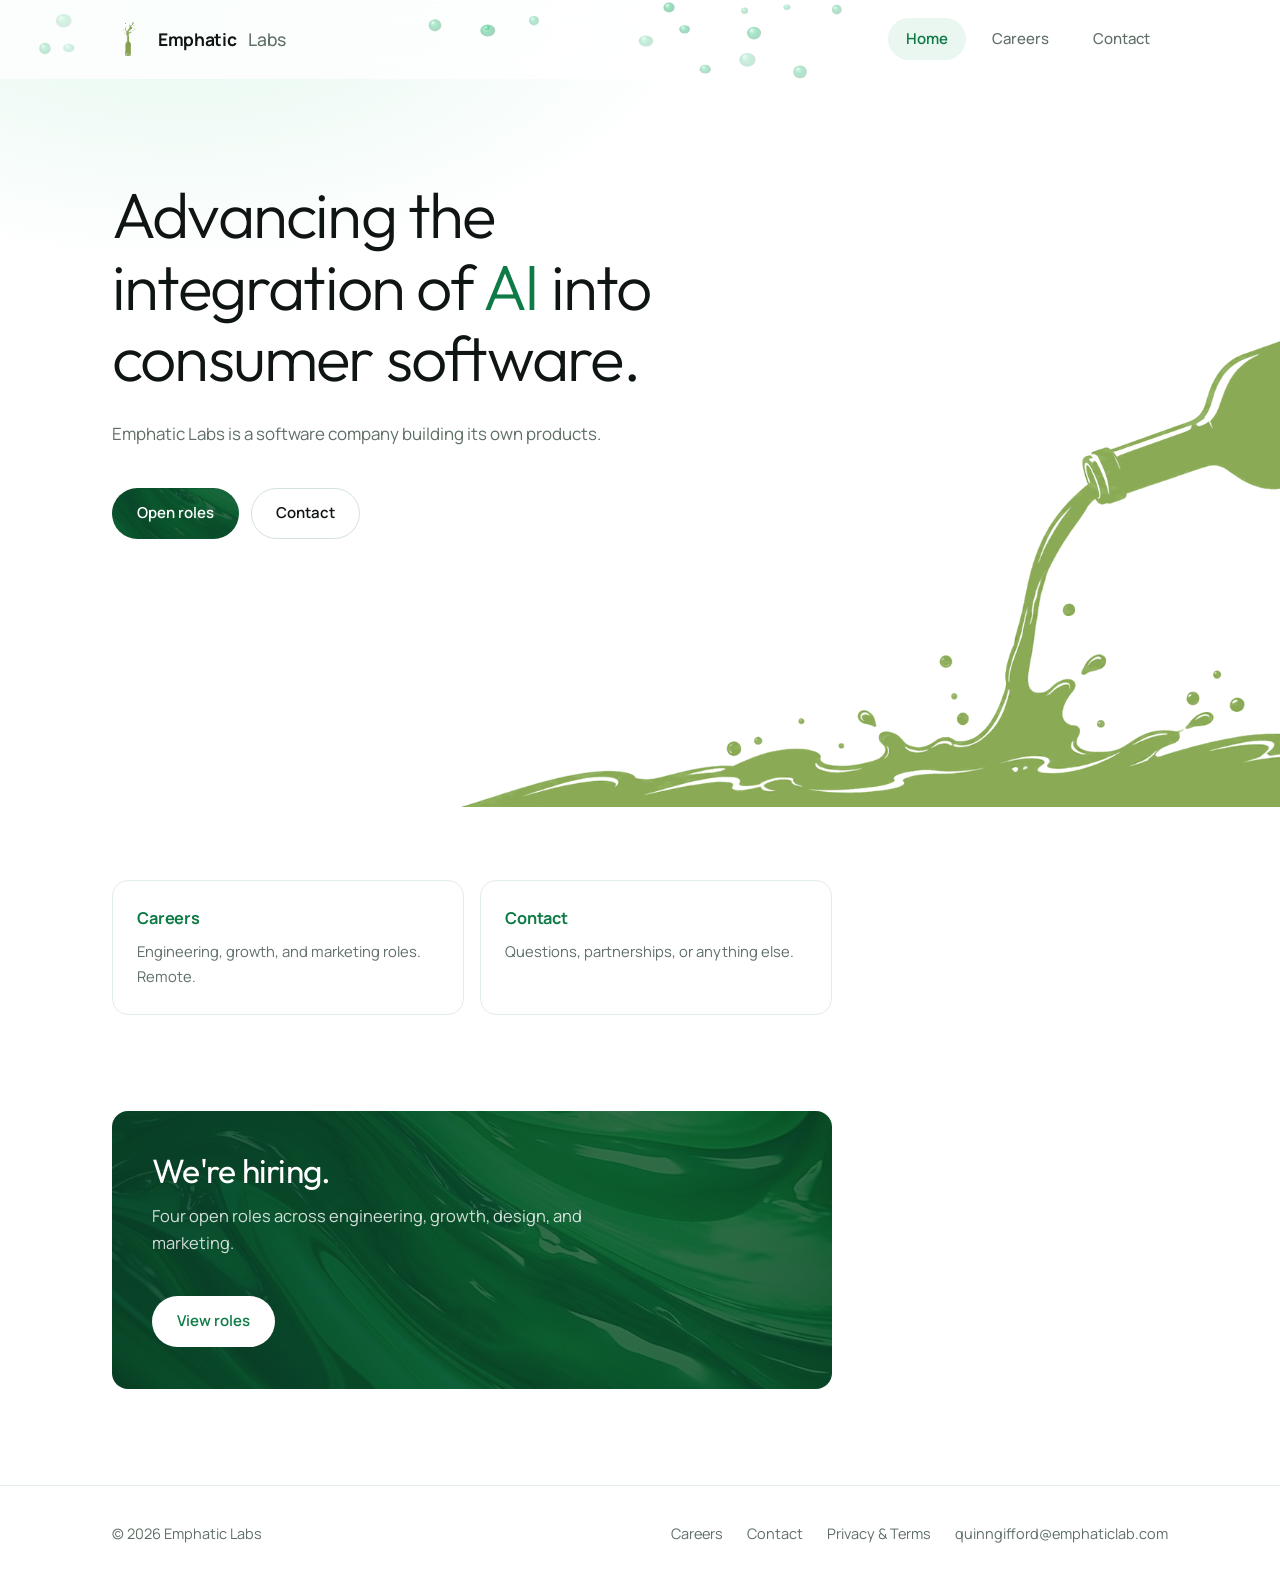
<file: site/index.html>
<!doctype html>
<html lang="en">
<head>
<meta charset="utf-8">
<meta name="viewport" content="width=device-width, initial-scale=1">
<title>Emphatic Labs</title>
<meta name="description" content="Advancing the integration of AI into consumer software.">
<link rel="preconnect" href="https://fonts.googleapis.com">
<link rel="preconnect" href="https://fonts.gstatic.com" crossorigin>
<link href="https://fonts.googleapis.com/css2?family=Manrope:wght@400;500;600;700&family=Outfit:wght@300;400&display=swap" rel="stylesheet">
<link rel="stylesheet" href="styles.css">
<link rel="icon" type="image/png" sizes="32x32" href="assets/favicon-32.png">
<link rel="apple-touch-icon" href="assets/apple-touch-icon.png">

<link rel="canonical" href="https://emphaticlab.com/">
<meta property="og:type" content="website">
<meta property="og:site_name" content="Emphatic Labs">
<meta property="og:url" content="https://emphaticlab.com/">
<meta property="og:title" content="Emphatic Labs">
<meta property="og:description" content="Advancing the integration of AI into consumer software.">
<meta property="og:image" content="https://emphaticlab.com/assets/og.png">
<meta property="og:image:width" content="1200">
<meta property="og:image:height" content="630">
<meta property="og:image:alt" content="Emphatic Labs — advancing the integration of AI into consumer software">
<meta name="twitter:card" content="summary_large_image">
</head>
<body>

<header class="site-header">
  <canvas id="nav-pixels" aria-hidden="true"></canvas>
  <div class="wrap">
    <a class="logo" href="index.html">
      <img src="assets/logo.png" alt="" width="512" height="512">
      Emphatic <span class="dim">Labs</span>
    </a>
    <nav class="nav">
      <a href="index.html" aria-current="page">Home</a>
      <a href="careers.html">Careers</a>
      <a href="contact.html">Contact</a>
    </nav>
  </div>
</header>

<main>

  <section class="hero hero-home">
    <div class="wrap">
      <h1>Advancing the integration of <span class="hl">AI</span> into consumer software.</h1>
      <p class="lede">
        Emphatic Labs is a software company building its own products.
      </p>
      <div class="hero-actions">
        <a class="btn btn-primary" href="careers.html">Open roles</a>
        <a class="btn btn-ghost" href="contact.html">Contact</a>
      </div>
    </div>
  </section>

  <section class="section">
    <div class="wrap">
      <div class="cards">
        <a class="card" href="careers.html">
          <h3>Careers</h3>
          <p>Engineering, growth, and marketing roles. Remote.</p>
        </a>
        <a class="card" href="contact.html">
          <h3>Contact</h3>
          <p>Questions, partnerships, or anything else.</p>
        </a>
      </div>
    </div>
  </section>

  <section class="section">
    <div class="wrap">
      <div class="panel">
        <h2>We're hiring.</h2>
        <p>Four open roles across engineering, growth, design, and marketing.</p>
        <a class="btn" href="careers.html">View roles</a>
      </div>
    </div>
  </section>

</main>

<footer class="site-footer">
  <div class="wrap">
    <span>&copy; 2026 Emphatic Labs</span>
    <div class="foot-links">
      <a href="careers.html">Careers</a>
      <a href="contact.html">Contact</a>
      <a href="legal.html">Privacy &amp; Terms</a>
      <a href="mailto:quinngifford@emphaticlab.com">quinngifford@emphaticlab.com</a>
    </div>
  </div>
</footer>

<script src="nav.js"></script>

</body>
</html>
</file>
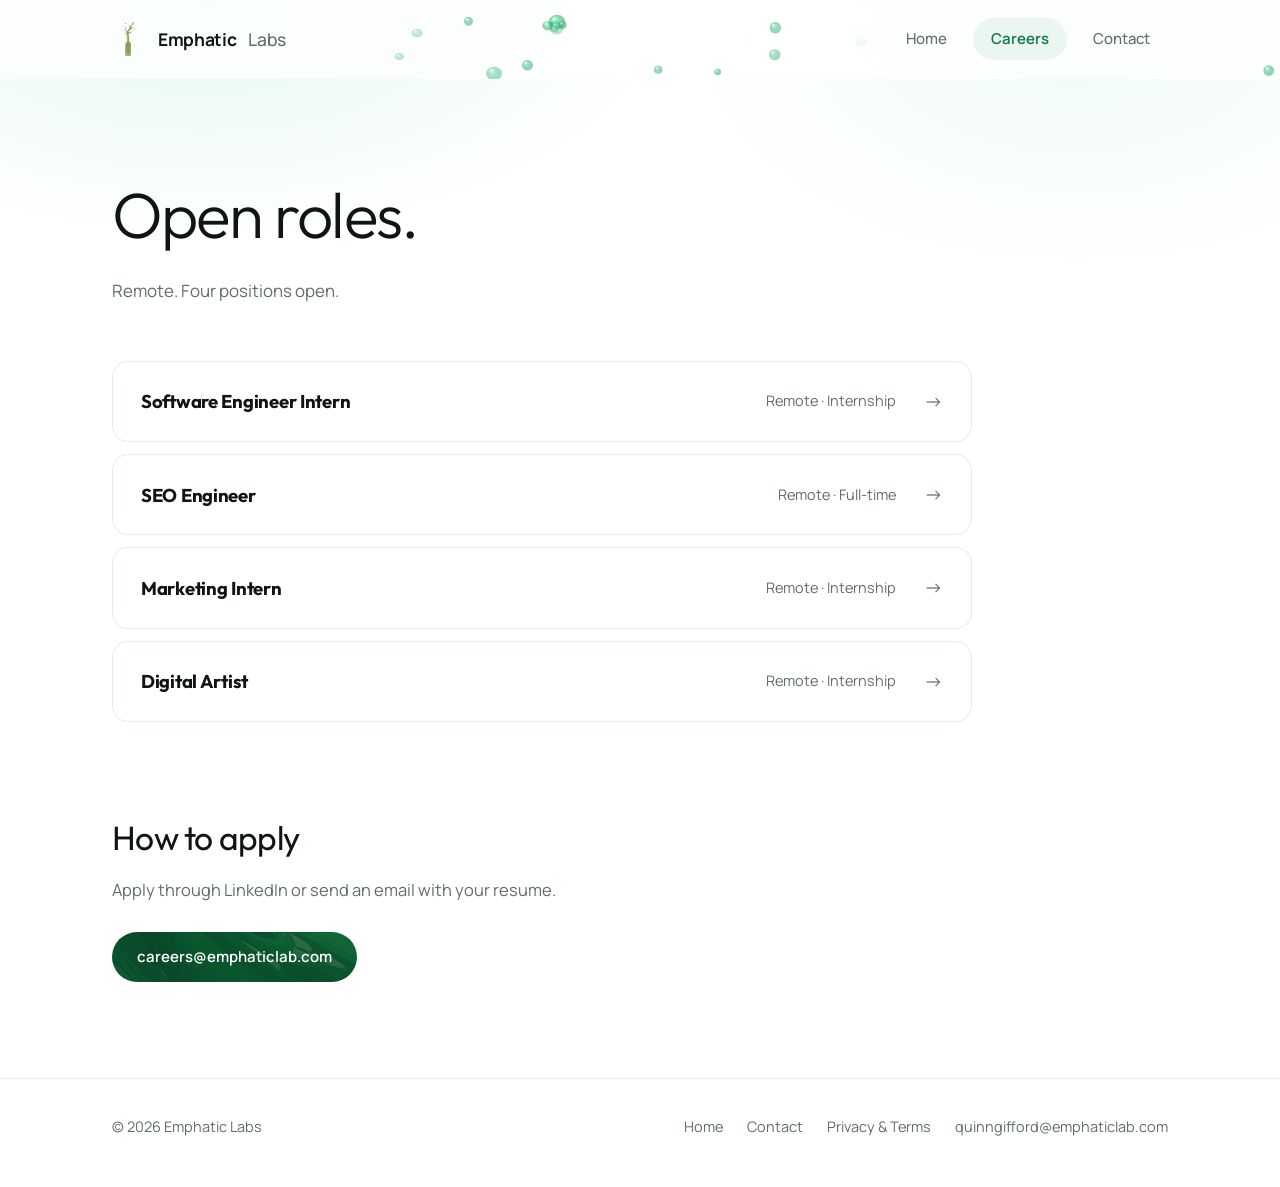
<file: site/careers.html>
<!doctype html>
<html lang="en">
<head>
<meta charset="utf-8">
<meta name="viewport" content="width=device-width, initial-scale=1">
<title>Careers — Emphatic Labs</title>
<meta name="description" content="Open roles at Emphatic Labs.">
<link rel="preconnect" href="https://fonts.googleapis.com">
<link rel="preconnect" href="https://fonts.gstatic.com" crossorigin>
<link href="https://fonts.googleapis.com/css2?family=Manrope:wght@400;500;600;700&family=Outfit:wght@300;400&display=swap" rel="stylesheet">
<link rel="stylesheet" href="styles.css">
<link rel="icon" type="image/png" sizes="32x32" href="assets/favicon-32.png">
<link rel="apple-touch-icon" href="assets/apple-touch-icon.png">

<link rel="canonical" href="https://emphaticlab.com/careers">
<meta property="og:type" content="website">
<meta property="og:site_name" content="Emphatic Labs">
<meta property="og:url" content="https://emphaticlab.com/careers">
<meta property="og:title" content="Careers — Emphatic Labs">
<meta property="og:description" content="Open roles at Emphatic Labs.">
<meta property="og:image" content="https://emphaticlab.com/assets/og.png">
<meta property="og:image:width" content="1200">
<meta property="og:image:height" content="630">
<meta property="og:image:alt" content="Emphatic Labs — advancing the integration of AI into consumer software">
<meta name="twitter:card" content="summary_large_image">
</head>
<body>

<header class="site-header">
  <canvas id="nav-pixels" aria-hidden="true"></canvas>
  <div class="wrap">
    <a class="logo" href="index.html">
      <img src="assets/logo.png" alt="" width="512" height="512">
      Emphatic <span class="dim">Labs</span>
    </a>
    <nav class="nav">
      <a href="index.html">Home</a>
      <a href="careers.html" aria-current="page">Careers</a>
      <a href="contact.html">Contact</a>
    </nav>
  </div>
</header>

<main>

  <section class="hero" style="padding-bottom:56px">
    <div class="wrap">
      <h1>Open roles.</h1>
      <p class="lede">
        Remote. Four positions open.
      </p>
    </div>
  </section>

  <section class="section">
    <div class="wrap">
      <div class="jobs">

        <a class="job" href="mailto:careers@emphaticlab.com?subject=Application%3A%20Software%20Engineer%20Intern">
          <h2 class="job-title">Software Engineer Intern</h2>
          <span class="job-meta">Remote &middot; Internship</span>
          <span class="arrow">&rarr;</span>
        </a>

        <a class="job" href="mailto:careers@emphaticlab.com?subject=Application%3A%20SEO%20Engineer">
          <h2 class="job-title">SEO Engineer</h2>
          <span class="job-meta">Remote &middot; Full-time</span>
          <span class="arrow">&rarr;</span>
        </a>

        <a class="job" href="mailto:careers@emphaticlab.com?subject=Application%3A%20Marketing%20Intern">
          <h2 class="job-title">Marketing Intern</h2>
          <span class="job-meta">Remote &middot; Internship</span>
          <span class="arrow">&rarr;</span>
        </a>

        <a class="job" href="mailto:careers@emphaticlab.com?subject=Application%3A%20Digital%20Artist">
          <h2 class="job-title">Digital Artist</h2>
          <span class="job-meta">Remote &middot; Internship</span>
          <span class="arrow">&rarr;</span>
        </a>

      </div>
    </div>
  </section>

  <section class="section">
    <div class="wrap">
      <h2>How to apply</h2>
      <div class="prose" style="margin-bottom:28px">
        <p>Apply through LinkedIn or send an email with your resume.</p>
      </div>
      <a class="btn btn-primary" href="mailto:careers@emphaticlab.com">careers@emphaticlab.com</a>
    </div>
  </section>

</main>

<footer class="site-footer">
  <div class="wrap">
    <span>&copy; 2026 Emphatic Labs</span>
    <div class="foot-links">
      <a href="index.html">Home</a>
      <a href="contact.html">Contact</a>
      <a href="legal.html">Privacy &amp; Terms</a>
      <a href="mailto:quinngifford@emphaticlab.com">quinngifford@emphaticlab.com</a>
    </div>
  </div>
</footer>

<script src="nav.js"></script>

</body>
</html>
</file>
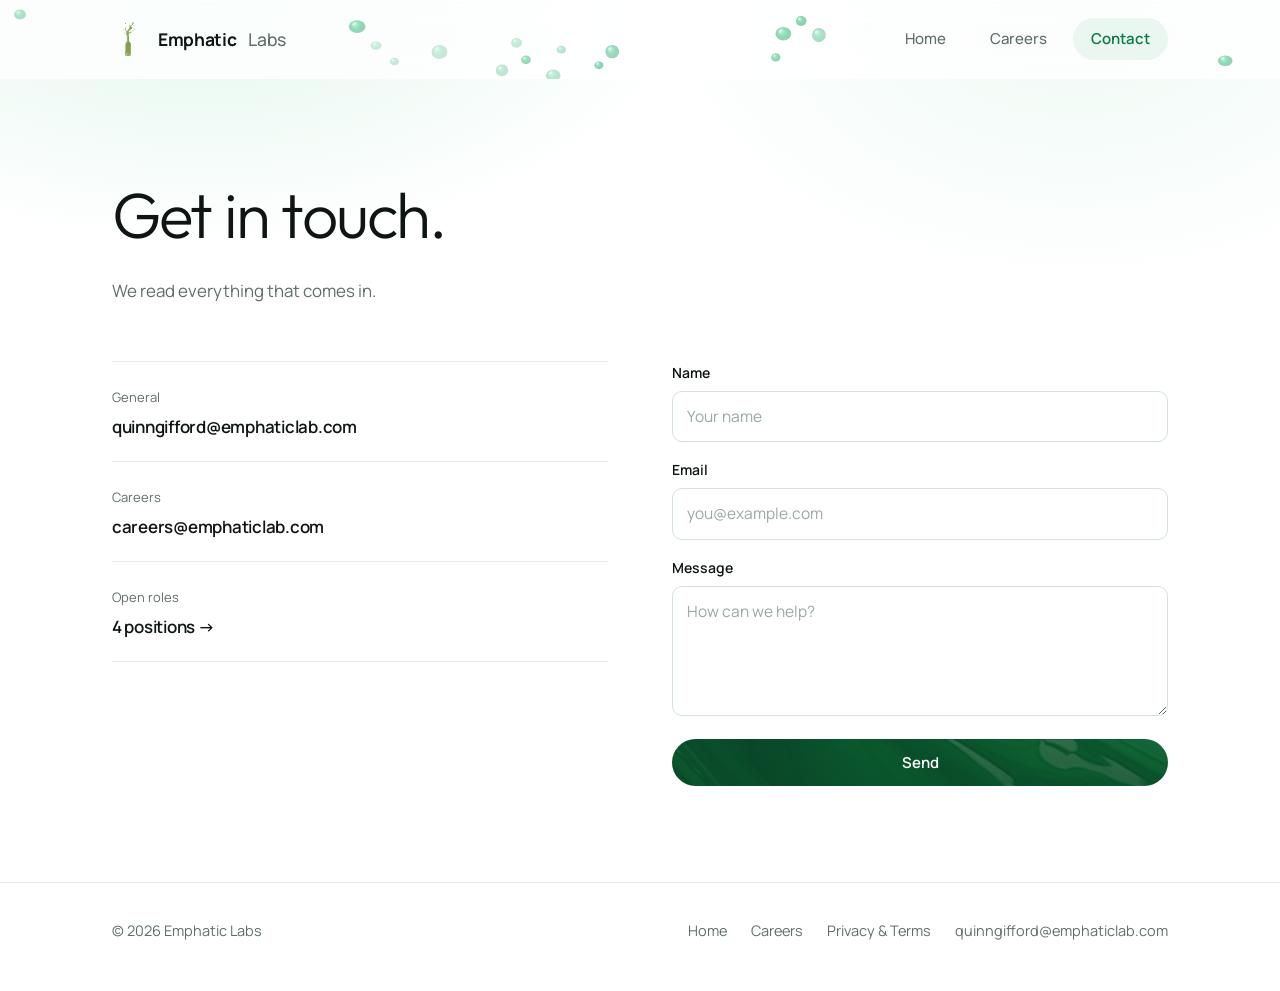
<file: site/contact.html>
<!doctype html>
<html lang="en">
<head>
<meta charset="utf-8">
<meta name="viewport" content="width=device-width, initial-scale=1">
<title>Contact — Emphatic Labs</title>
<meta name="description" content="Get in touch with Emphatic Labs.">
<link rel="preconnect" href="https://fonts.googleapis.com">
<link rel="preconnect" href="https://fonts.gstatic.com" crossorigin>
<link href="https://fonts.googleapis.com/css2?family=Manrope:wght@400;500;600;700&family=Outfit:wght@300;400&display=swap" rel="stylesheet">
<link rel="stylesheet" href="styles.css">
<link rel="icon" type="image/png" sizes="32x32" href="assets/favicon-32.png">
<link rel="apple-touch-icon" href="assets/apple-touch-icon.png">

<link rel="canonical" href="https://emphaticlab.com/contact">
<meta property="og:type" content="website">
<meta property="og:site_name" content="Emphatic Labs">
<meta property="og:url" content="https://emphaticlab.com/contact">
<meta property="og:title" content="Contact — Emphatic Labs">
<meta property="og:description" content="Get in touch with Emphatic Labs.">
<meta property="og:image" content="https://emphaticlab.com/assets/og.png">
<meta property="og:image:width" content="1200">
<meta property="og:image:height" content="630">
<meta property="og:image:alt" content="Emphatic Labs — advancing the integration of AI into consumer software">
<meta name="twitter:card" content="summary_large_image">
</head>
<body>

<header class="site-header">
  <canvas id="nav-pixels" aria-hidden="true"></canvas>
  <div class="wrap">
    <a class="logo" href="index.html">
      <img src="assets/logo.png" alt="" width="512" height="512">
      Emphatic <span class="dim">Labs</span>
    </a>
    <nav class="nav">
      <a href="index.html">Home</a>
      <a href="careers.html">Careers</a>
      <a href="contact.html" aria-current="page">Contact</a>
    </nav>
  </div>
</header>

<main>

  <section class="hero" style="padding-bottom:56px">
    <div class="wrap">
      <h1>Get in touch.</h1>
      <p class="lede">
        We read everything that comes in.
      </p>
    </div>
  </section>

  <section class="section">
    <div class="wrap">
      <div class="contact-grid">

        <div>
          <a class="channel" href="mailto:quinngifford@emphaticlab.com">
            <span class="k">General</span>
            <span class="v">quinngifford@emphaticlab.com</span>
          </a>
          <a class="channel" href="mailto:careers@emphaticlab.com">
            <span class="k">Careers</span>
            <span class="v">careers@emphaticlab.com</span>
          </a>
          <a class="channel" href="careers.html">
            <span class="k">Open roles</span>
            <span class="v">4 positions &rarr;</span>
          </a>
        </div>

        <div>
          <!-- Static form: point `action` at a form service (Formspree, Basin, Vercel
               function) before launch. Right now it posts nowhere. -->
          <form action="#" method="POST">
            <div>
              <label for="name">Name</label>
              <input id="name" name="name" type="text" required placeholder="Your name">
            </div>
            <div>
              <label for="email">Email</label>
              <input id="email" name="email" type="email" required placeholder="you@example.com">
            </div>
            <div>
              <label for="message">Message</label>
              <textarea id="message" name="message" required placeholder="How can we help?"></textarea>
            </div>
            <button class="btn btn-primary" type="submit">Send</button>
          </form>
        </div>

      </div>
    </div>
  </section>

</main>

<footer class="site-footer">
  <div class="wrap">
    <span>&copy; 2026 Emphatic Labs</span>
    <div class="foot-links">
      <a href="index.html">Home</a>
      <a href="careers.html">Careers</a>
      <a href="legal.html">Privacy &amp; Terms</a>
      <a href="mailto:quinngifford@emphaticlab.com">quinngifford@emphaticlab.com</a>
    </div>
  </div>
</footer>

<script src="nav.js"></script>

</body>
</html>
</file>
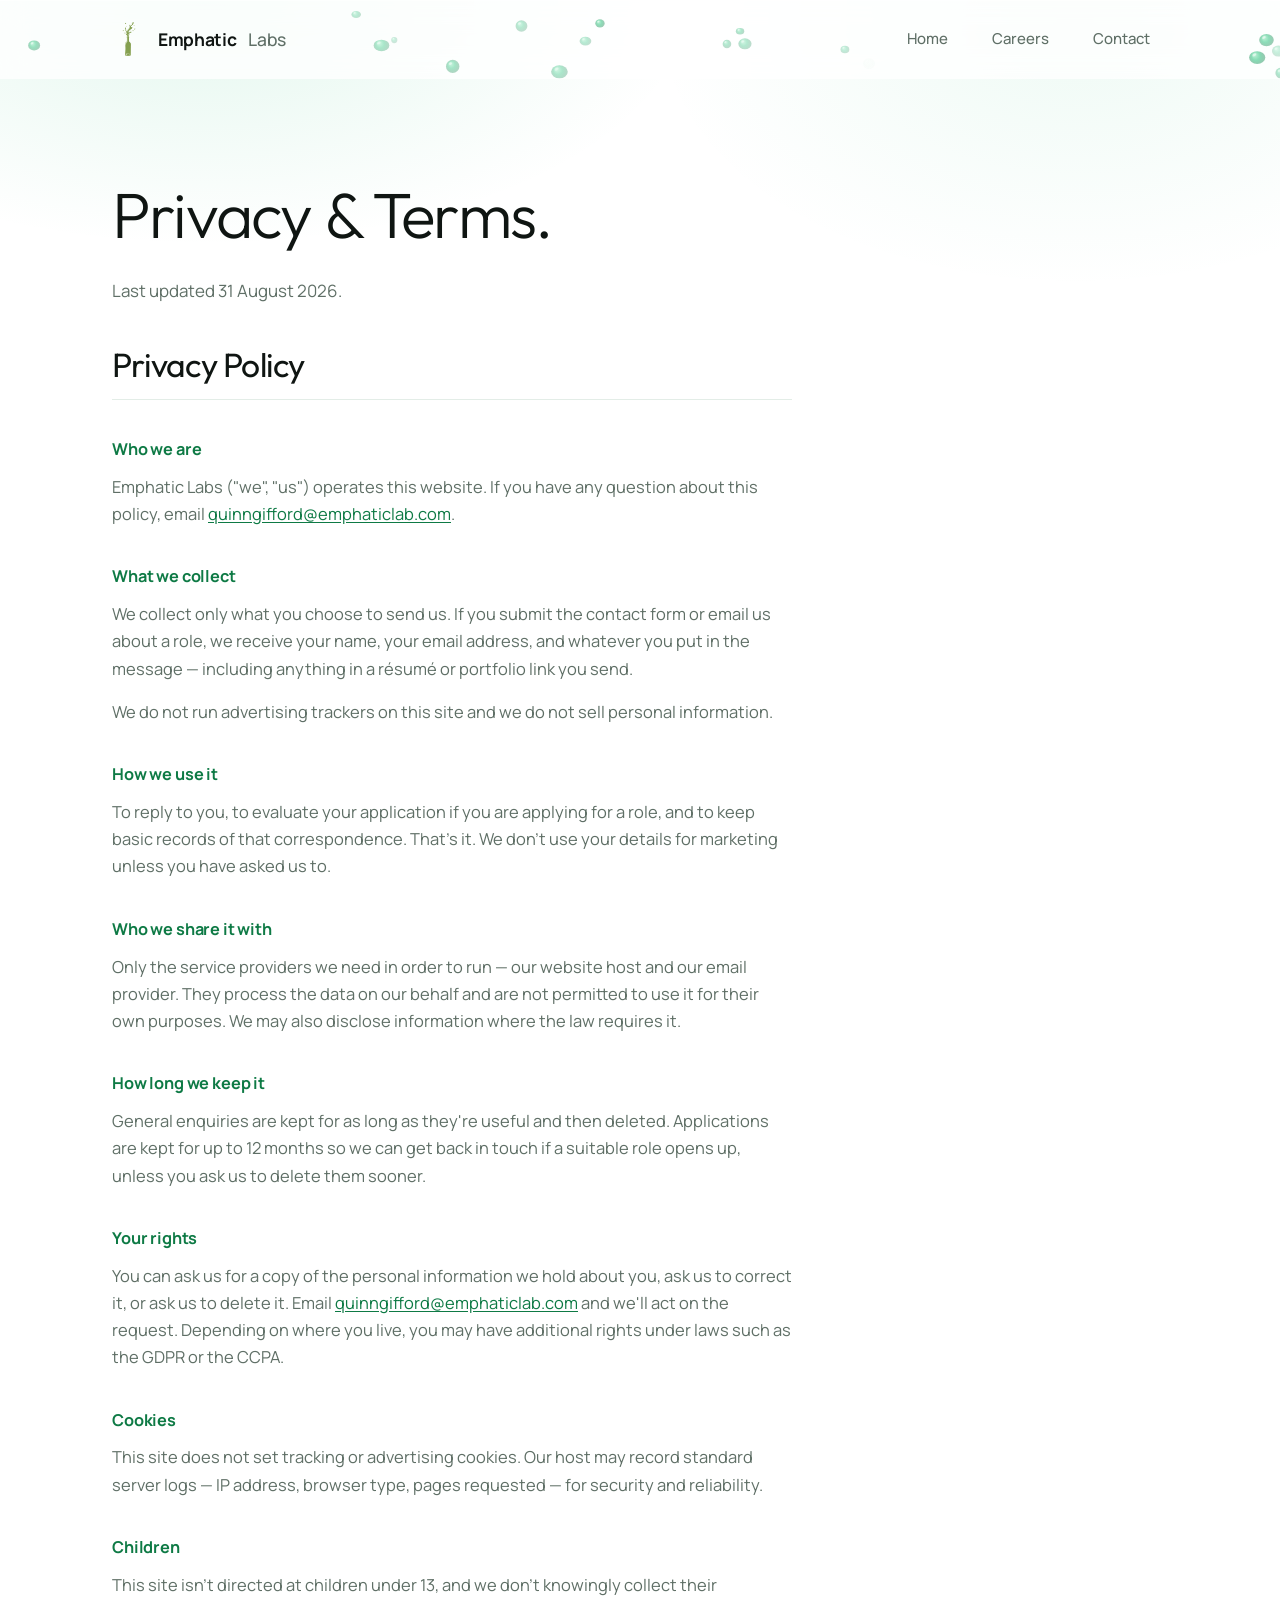
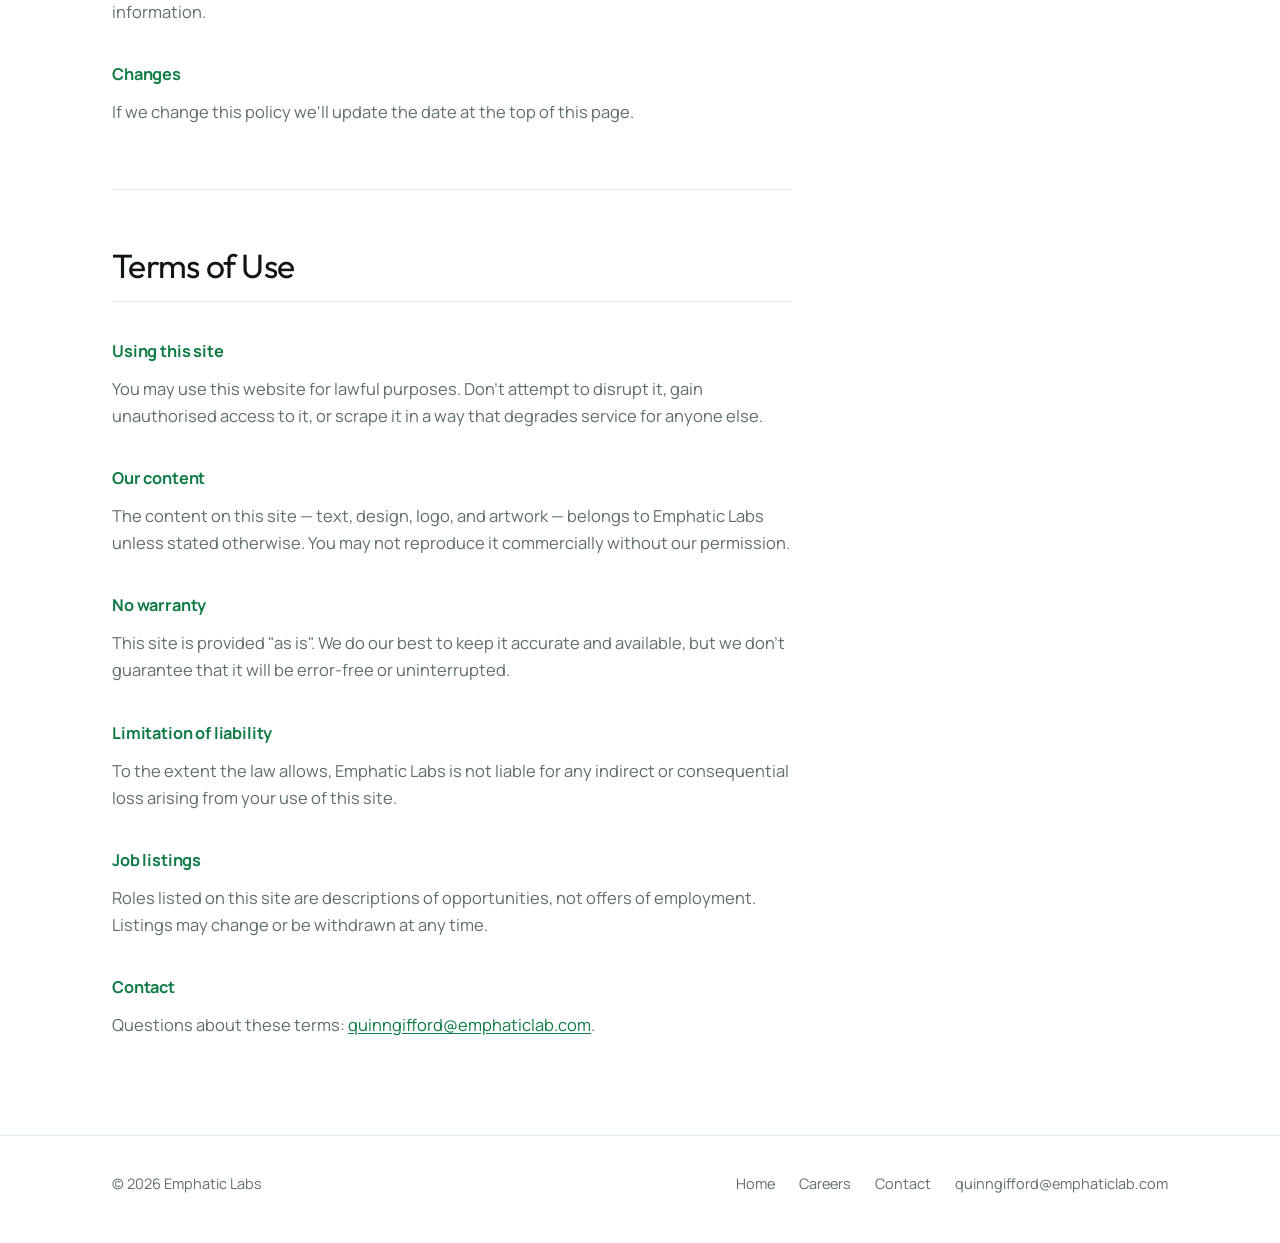
<file: site/legal.html>
<!doctype html>
<html lang="en">
<head>
<meta charset="utf-8">
<meta name="viewport" content="width=device-width, initial-scale=1">
<title>Privacy &amp; Terms — Emphatic Labs</title>
<meta name="description" content="Privacy policy and terms of use for Emphatic Labs.">
<meta name="robots" content="noindex">
<link rel="preconnect" href="https://fonts.googleapis.com">
<link rel="preconnect" href="https://fonts.gstatic.com" crossorigin>
<link href="https://fonts.googleapis.com/css2?family=Manrope:wght@400;500;600;700&family=Outfit:wght@300;400&display=swap" rel="stylesheet">
<link rel="stylesheet" href="styles.css">
<link rel="icon" type="image/png" sizes="32x32" href="assets/favicon-32.png">
<link rel="apple-touch-icon" href="assets/apple-touch-icon.png">

<link rel="canonical" href="https://emphaticlab.com/legal">
<meta property="og:type" content="website">
<meta property="og:site_name" content="Emphatic Labs">
<meta property="og:url" content="https://emphaticlab.com/legal">
<meta property="og:title" content="Privacy & Terms — Emphatic Labs">
<meta property="og:description" content="Privacy policy and terms of use for Emphatic Labs.">
<meta property="og:image" content="https://emphaticlab.com/assets/og.png">
<meta property="og:image:width" content="1200">
<meta property="og:image:height" content="630">
<meta property="og:image:alt" content="Emphatic Labs — advancing the integration of AI into consumer software">
<meta name="twitter:card" content="summary_large_image">
</head>
<body>

<header class="site-header">
  <canvas id="nav-pixels" aria-hidden="true"></canvas>
  <div class="wrap">
    <a class="logo" href="index.html">
      <img src="assets/logo.png" alt="" width="512" height="512">
      Emphatic <span class="dim">Labs</span>
    </a>
    <nav class="nav">
      <a href="index.html">Home</a>
      <a href="careers.html">Careers</a>
      <a href="contact.html">Contact</a>
    </nav>
  </div>
</header>

<main>

  <section class="hero" style="padding-bottom:40px">
    <div class="wrap">
      <h1>Privacy &amp; Terms.</h1>
      <p class="lede">Last updated 31 August 2026.</p>
    </div>
  </section>

  <section class="section">
    <div class="wrap">
      <div class="legal">

        <h2>Privacy Policy</h2>

        <h3>Who we are</h3>
        <p>
          Emphatic Labs ("we", "us") operates this website. If you have any question about this
          policy, email <a href="mailto:quinngifford@emphaticlab.com">quinngifford@emphaticlab.com</a>.
        </p>

        <h3>What we collect</h3>
        <p>
          We collect only what you choose to send us. If you submit the contact form or email us
          about a role, we receive your name, your email address, and whatever you put in the
          message — including anything in a résumé or portfolio link you send.
        </p>
        <p>
          We do not run advertising trackers on this site and we do not sell personal information.
        </p>

        <h3>How we use it</h3>
        <p>
          To reply to you, to evaluate your application if you are applying for a role, and to keep
          basic records of that correspondence. That's it. We don't use your details for marketing
          unless you have asked us to.
        </p>

        <h3>Who we share it with</h3>
        <p>
          Only the service providers we need in order to run — our website host and our email
          provider. They process the data on our behalf and are not permitted to use it for their
          own purposes. We may also disclose information where the law requires it.
        </p>

        <h3>How long we keep it</h3>
        <p>
          General enquiries are kept for as long as they're useful and then deleted. Applications
          are kept for up to 12 months so we can get back in touch if a suitable role opens up,
          unless you ask us to delete them sooner.
        </p>

        <h3>Your rights</h3>
        <p>
          You can ask us for a copy of the personal information we hold about you, ask us to
          correct it, or ask us to delete it. Email
          <a href="mailto:quinngifford@emphaticlab.com">quinngifford@emphaticlab.com</a> and we'll act on the
          request. Depending on where you live, you may have additional rights under laws such as
          the GDPR or the CCPA.
        </p>

        <h3>Cookies</h3>
        <p>
          This site does not set tracking or advertising cookies. Our host may record standard
          server logs — IP address, browser type, pages requested — for security and reliability.
        </p>

        <h3>Children</h3>
        <p>
          This site isn't directed at children under 13, and we don't knowingly collect their
          information.
        </p>

        <h3>Changes</h3>
        <p>
          If we change this policy we'll update the date at the top of this page.
        </p>

        <hr>

        <h2>Terms of Use</h2>

        <h3>Using this site</h3>
        <p>
          You may use this website for lawful purposes. Don't attempt to disrupt it, gain
          unauthorised access to it, or scrape it in a way that degrades service for anyone else.
        </p>

        <h3>Our content</h3>
        <p>
          The content on this site — text, design, logo, and artwork — belongs to Emphatic Labs
          unless stated otherwise. You may not reproduce it commercially without our permission.
        </p>

        <h3>No warranty</h3>
        <p>
          This site is provided "as is". We do our best to keep it accurate and available, but we
          don't guarantee that it will be error-free or uninterrupted.
        </p>

        <h3>Limitation of liability</h3>
        <p>
          To the extent the law allows, Emphatic Labs is not liable for any indirect or
          consequential loss arising from your use of this site.
        </p>

        <h3>Job listings</h3>
        <p>
          Roles listed on this site are descriptions of opportunities, not offers of employment.
          Listings may change or be withdrawn at any time.
        </p>

        <h3>Contact</h3>
        <p>
          Questions about these terms: <a href="mailto:quinngifford@emphaticlab.com">quinngifford@emphaticlab.com</a>.
        </p>

      </div>
    </div>
  </section>

</main>

<footer class="site-footer">
  <div class="wrap">
    <span>&copy; 2026 Emphatic Labs</span>
    <div class="foot-links">
      <a href="index.html">Home</a>
      <a href="careers.html">Careers</a>
      <a href="contact.html">Contact</a>
      <a href="mailto:quinngifford@emphaticlab.com">quinngifford@emphaticlab.com</a>
    </div>
  </div>
</footer>

<script src="nav.js"></script>

</body>
</html>
</file>
<file: site/styles.css>
/* Emphatic Labs — shared styles */

:root {
  --bg:           #ffffff;
  --surface:      #f4faf6;
  --line:         #e3ede7;
  --line-strong:  #d2e3d8;

  --text:         #0f1512;
  --muted:        #5f6f66;

  --accent:       #0e7a45;   /* text, links, solid fills — AA on white */
  --accent-bright:#2ec27e;   /* decorative fills, washes */
  --accent-soft:  #eaf7f0;   /* tinted surfaces */

  --radius:       16px;
  --radius-sm:    10px;
  --maxw:         1120px;
  --ease:         cubic-bezier(.22,.7,.3,1);
}

* { box-sizing: border-box; }

html { scroll-behavior: smooth; }

body {
  margin: 0;
  background: var(--bg);
  color: var(--text);
  font-family: "Manrope", -apple-system, BlinkMacSystemFont, "Segoe UI", Roboto, Helvetica, Arial, sans-serif;
  font-size: 16.5px;
  line-height: 1.65;
  -webkit-font-smoothing: antialiased;
  text-rendering: optimizeLegibility;
}

.wrap { width: 100%; max-width: var(--maxw); margin: 0 auto; padding: 0 32px; }

a { color: inherit; }

:focus-visible { outline: 2px solid var(--accent); outline-offset: 3px; border-radius: 4px; }

/* ---------- Header ---------- */

.site-header {
  position: sticky;
  top: 0;
  z-index: 20;
  background: rgba(255,255,255,.78);
  backdrop-filter: blur(14px);
  border-bottom: 1px solid transparent;
  transition: border-color .25s var(--ease), background .25s var(--ease);
}
.site-header.is-scrolled {
  border-bottom-color: var(--line);
  background: rgba(255,255,255,.92);
}

/* Drifting pixel field, behind the header content */
#nav-pixels {
  position: absolute;
  inset: 0;
  width: 100%;
  height: 100%;
  pointer-events: none;
  z-index: 0;
}

.site-header .wrap {
  position: relative;
  z-index: 1;
  display: flex;
  align-items: center;
  justify-content: space-between;
  gap: 40px;
  height: 78px;
}

.logo {
  display: inline-flex;
  align-items: center;
  gap: 12px;
  font-size: 17.5px;
  font-weight: 700;
  letter-spacing: -.02em;
  text-decoration: none;
  white-space: nowrap;
  padding: 6px 10px 6px 6px;
  margin-left: -6px;
  border-radius: 12px;
  transition: background .18s var(--ease);
}
.logo:hover { background: rgba(46,194,126,.09); }
.logo img {
  height: 34px;
  width: auto;
  display: block;
  flex: none;
  transition: transform .3s var(--ease);
}
.logo:hover img { transform: translateY(-2px) rotate(-4deg); }
.logo .dim { color: var(--muted); font-weight: 500; }

.nav { display: flex; align-items: center; gap: 8px; }
.nav a {
  position: relative;
  padding: 9px 18px;
  border-radius: 999px;
  font-size: 15px;
  font-weight: 500;
  color: var(--muted);
  text-decoration: none;
  transition: color .18s var(--ease), background .18s var(--ease);
}
.nav a:hover { color: var(--text); background: var(--surface); }
.nav a[aria-current="page"] {
  color: var(--accent);
  font-weight: 600;
  background: var(--accent-soft);
}

@media (max-width: 640px) {
  .wrap { padding: 0 20px; }
  .site-header .wrap { gap: 10px; height: 68px; }
  .logo { font-size: 15px; gap: 8px; padding: 5px 6px; margin-left: -4px; }
  .logo img { height: 26px; }
  .nav { gap: 1px; }
  .nav a { padding: 7px 9px; font-size: 13.5px; }
}

/* Small phones: drop "Labs" from the wordmark so the nav still fits */
@media (max-width: 420px) {
  .wrap { padding: 0 16px; }
  .logo .dim { display: none; }
  .nav a { padding: 7px 8px; font-size: 13px; }
}

/* ---------- Buttons ---------- */

.btn {
  display: inline-flex;
  align-items: center;
  gap: .5em;
  padding: 12px 24px;
  border-radius: 999px;
  border: 1px solid transparent;
  font-family: inherit;
  font-size: 15px;
  font-weight: 600;
  text-decoration: none;
  cursor: pointer;
  transition: background .18s var(--ease), border-color .18s var(--ease), color .18s var(--ease);
}
/* Liquid texture, darkened enough that white text stays well clear of AA */
.btn-primary {
  color: #fff;
  background:
    linear-gradient(rgba(9,74,42,.80), rgba(9,74,42,.86)),
    url("assets/panel-texture.jpg") center / 260% auto;
  background-color: var(--accent);
}
.btn-primary:hover {
  background:
    linear-gradient(rgba(9,74,42,.70), rgba(9,74,42,.78)),
    url("assets/panel-texture.jpg") center / 260% auto;
  background-color: var(--accent);
}
.btn-ghost { background: #fff; color: var(--text); border-color: var(--line-strong); }
.btn-ghost:hover { background: var(--surface); }

/* ---------- Hero ---------- */

.hero {
  position: relative;
  padding: 100px 0 92px;
}
/* Soft green wash behind the top of the page */
.hero::before {
  content: "";
  position: absolute;
  inset: -78px 0 auto 0;
  height: 560px;
  z-index: -1;
  background:
    radial-gradient(720px 360px at 16% 0%, rgba(46,194,126,.13), transparent 68%),
    radial-gradient(640px 400px at 84% 4%, rgba(46,194,126,.08), transparent 66%);
}

/* Home only: the pour artwork sits along the bottom, content stays in the
   clear space at the left. Padding scales with viewport width so the splash
   never rides up into the copy. */
.hero-home {
  padding-bottom: clamp(150px, 21vw, 310px);
  background-image: url("assets/hero-bg.png");
  background-repeat: no-repeat;
  background-position: bottom center;
  background-size: 100% auto;
}
.hero-home .wrap > * { max-width: 620px; }
/* Breathing room so the wave doesn't butt straight into the cards */
.hero-home + .section { padding-top: 72px; }
.hero-home::before { background: radial-gradient(760px 380px at 14% 0%, rgba(46,194,126,.12), transparent 70%); }

h1 {
  margin: 0;
  font-family: "Outfit", "Manrope", sans-serif;
  font-size: clamp(2.4rem, 5.6vw, 4rem);
  font-weight: 300;
  line-height: 1.12;
  letter-spacing: -.028em;
  max-width: 19ch;
  text-wrap: balance;
}
h1 .hl { color: var(--accent); }

.lede {
  margin: 26px 0 0;
  max-width: 52ch;
  font-size: 1.06rem;
  color: var(--muted);
}

.hero-actions { display: flex; flex-wrap: wrap; gap: 12px; margin-top: 40px; }

/* ---------- Sections ---------- */

.section { padding: 0 0 96px; }

h2 {
  margin: 0 0 18px;
  font-family: "Outfit", "Manrope", sans-serif;
  font-size: clamp(1.6rem, 3vw, 2.1rem);
  font-weight: 400;
  line-height: 1.2;
  letter-spacing: -.022em;
  text-wrap: balance;
}

h3 { margin: 0 0 8px; font-size: 1.02rem; font-weight: 700; letter-spacing: -.01em; }

p { margin: 0 0 16px; }
p:last-child { margin-bottom: 0; }

.prose { max-width: 58ch; color: var(--muted); }

.label {
  font-size: 13px;
  font-weight: 600;
  letter-spacing: .06em;
  text-transform: uppercase;
  color: var(--accent);
  margin: 0 0 20px;
}

/* ---------- Cards ---------- */

.cards { display: grid; gap: 16px; grid-template-columns: repeat(2, 1fr); max-width: 720px; }
@media (max-width: 760px) { .cards { grid-template-columns: 1fr; } }

.card {
  display: block;
  padding: 24px 24px 26px;
  border: 1px solid var(--line);
  border-radius: var(--radius);
  background: #fff;
  text-decoration: none;
  transition: border-color .2s var(--ease), background .2s var(--ease);
}
.card:hover { border-color: var(--line-strong); background: var(--surface); }
.card h3 { color: var(--accent); }
.card p { color: var(--muted); font-size: 14.8px; margin: 0; }

/* Liquid-texture panel */
.panel {
  border-radius: var(--radius);
  background:
    linear-gradient(115deg, rgba(8,66,38,.86), rgba(9,74,42,.72)),
    url("assets/panel-texture.jpg") center / cover;
  background-color: var(--accent);
  color: #fff;
  padding: 40px 40px 42px;
  max-width: 720px;
  overflow: hidden;
}
.panel h2 { color: #fff; margin-bottom: 10px; }
.panel p { color: rgba(255,255,255,.82); max-width: 46ch; }
.panel .btn {
  margin-top: 24px;
  background: #fff;
  color: var(--accent);
}
.panel .btn:hover { background: #eaf7f0; }

/* ---------- Job list ---------- */

.jobs { display: grid; gap: 12px; max-width: 860px; }

.job {
  display: grid;
  grid-template-columns: 1fr auto auto;
  align-items: center;
  gap: 28px;
  padding: 24px 28px;
  border: 1px solid var(--line);
  border-radius: var(--radius);
  background: #fff;
  text-decoration: none;
  transition: border-color .2s var(--ease), background .2s var(--ease);
}
.job:hover { border-color: var(--line-strong); background: var(--surface); }
.job:hover .arrow { color: var(--accent); transform: translateX(4px); }
.job:hover .job-title { color: var(--accent); }

.job-title {
  margin: 0;
  font-size: 1.16rem;
  font-weight: 700;
  letter-spacing: -.015em;
  transition: color .18s var(--ease);
}
.job-meta {
  color: var(--muted);
  font-size: 14.5px;
  white-space: nowrap;
}

@media (max-width: 620px) {
  .job {
    grid-template-columns: 1fr;
    gap: 6px;
    padding: 20px 22px;
  }
  .job-meta { font-size: 14px; }
}

.arrow { font-size: 19px; color: var(--muted); transition: transform .22s var(--ease), color .18s var(--ease); }
@media (max-width: 620px) { .arrow { display: none; } }

/* ---------- Legal ---------- */

.legal { max-width: 68ch; }
.legal h2 {
  margin-top: 0;
  padding-bottom: 14px;
  border-bottom: 1px solid var(--line);
}
.legal h3 {
  margin: 36px 0 10px;
  font-size: 1.02rem;
  color: var(--accent);
}
.legal p { color: var(--muted); }
.legal a { color: var(--accent); text-decoration: underline; text-underline-offset: 2px; }
.legal hr {
  border: 0;
  border-top: 1px solid var(--line);
  margin: 64px 0 56px;
}

/* ---------- Contact ---------- */

.contact-grid { display: grid; grid-template-columns: 1fr 1fr; gap: 64px; align-items: start; }
@media (max-width: 860px) { .contact-grid { grid-template-columns: 1fr; gap: 48px; } }

.channel {
  display: block;
  padding: 20px 0;
  border-bottom: 1px solid var(--line);
  text-decoration: none;
}
.channel:first-of-type { border-top: 1px solid var(--line); }
.channel .k { font-size: 13px; color: var(--muted); }
.channel .v { display: block; margin-top: 4px; font-size: 1.06rem; font-weight: 600; letter-spacing: -.015em; }
.channel:hover .v { color: var(--accent); }

form { display: grid; gap: 16px; }
label { display: block; font-size: 14px; font-weight: 600; margin-bottom: 7px; }
input, textarea {
  width: 100%;
  padding: 12px 14px;
  background: #fff;
  border: 1px solid var(--line-strong);
  border-radius: var(--radius-sm);
  color: var(--text);
  font: inherit;
  font-size: 15.5px;
  transition: border-color .18s var(--ease), box-shadow .18s var(--ease);
}
input::placeholder, textarea::placeholder { color: #9aa9a1; }
input:focus, textarea:focus {
  outline: none;
  border-color: var(--accent-bright);
  box-shadow: 0 0 0 3px rgba(46,194,126,.16);
}
textarea { resize: vertical; min-height: 130px; }
form .btn { justify-content: center; }

/* ---------- Footer ---------- */

.site-footer { border-top: 1px solid var(--line); padding: 36px 0 48px; }
.site-footer .wrap {
  display: flex;
  flex-wrap: wrap;
  align-items: center;
  justify-content: space-between;
  gap: 16px;
  color: var(--muted);
  font-size: 14.5px;
}
.site-footer a { color: var(--muted); text-decoration: none; }
.site-footer a:hover { color: var(--text); }
.foot-links { display: flex; flex-wrap: wrap; gap: 10px 24px; }

@media (max-width: 640px) {
  .site-footer .wrap { flex-direction: column; align-items: flex-start; gap: 14px; }
}

@media (prefers-reduced-motion: reduce) {
  *, *::before, *::after { animation: none !important; transition: none !important; }
}
</file>
